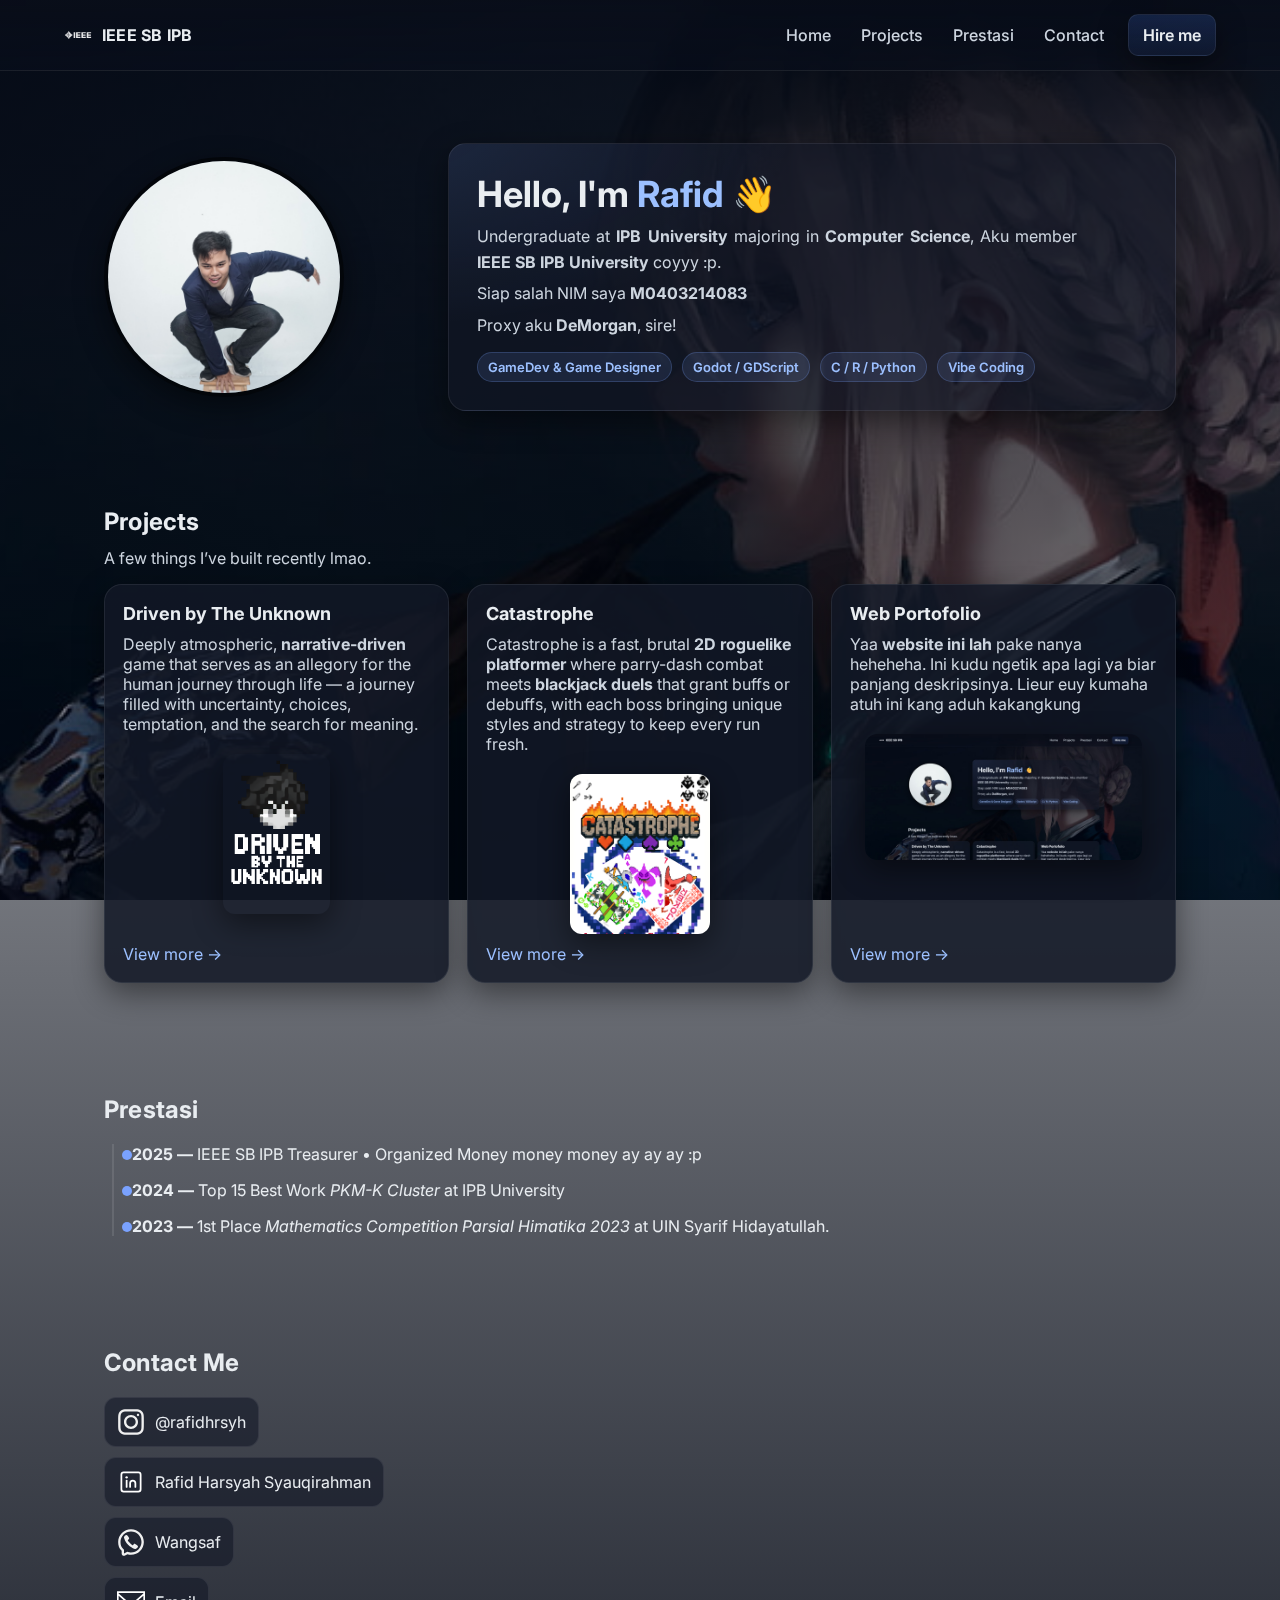
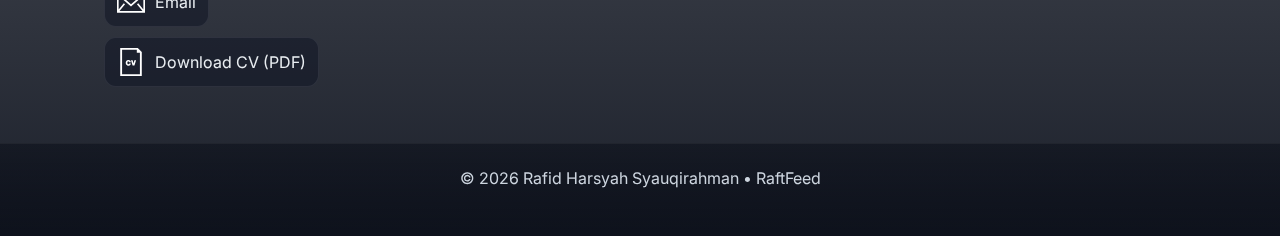
<file: index.html>
<!DOCTYPE html>
<html lang="en">
<head>
  <meta charset="UTF-8" />
  <meta name="viewport" content="width=device-width, initial-scale=1.0" />
  <title>Rafid — Portfolio</title>

  <!-- Font -->
  <link rel="preconnect" href="https://fonts.googleapis.com">
  <link rel="preconnect" href="https://fonts.gstatic.com" crossorigin>
  <link href="https://fonts.googleapis.com/css2?family=Inter:ital,opsz,wght@0,14..32,100..900;1,14..32,100..900&display=swap" rel="stylesheet">

  <style>
    :root {
      --container-x: clamp(16px, 5vw, 120px);
      --text: #e9edf1;
      --muted: #cdd5df;
      --accent: #7aa2ff; /* biru steam-ish */
      --accent-2: #9cc0ff;
      --surface: rgba(18, 24, 38, 0.6);
      --surface-strong: rgba(18, 24, 38, 0.85);
      --border: rgba(255,255,255,0.08);
      --shadow: 0 10px 30px rgba(0,0,0,.45);
      --radius: 18px;
    }

    /* Base */
    html { scroll-behavior: smooth }
    * { box-sizing: border-box }
    body {
      font-family: 'Inter', system-ui, -apple-system, Segoe UI, Roboto, Arial, sans-serif;
      margin: 0; color: var(--text);
      background:
        linear-gradient(180deg, rgba(3,8,20,.9) 0%, rgba(3,8,20,.5) 40%, rgba(3,8,20,.9) 100%),
        url('./assets/violet.jpg') center/cover fixed no-repeat;
    }
    a { color: var(--text); text-decoration: none }
    img { max-width: 100%; display: block }
    .container { width: min(1200px, 100%); margin-inline: auto; padding-inline: var(--container-x) }

    /* Topbar */
    .topbar-wrap { position: sticky; top: 0; z-index: 50; backdrop-filter: saturate(140%) blur(8px) }
    .topbar {
      display: flex; align-items: center; justify-content: space-between;
      padding: 14px var(--container-x);
      background: linear-gradient(180deg, rgba(10,14,24,.75), rgba(10,14,24,.55));
      border-bottom: 1px solid var(--border);
    }
    .brand {
      display: inline-flex; align-items: center; gap: 10px; font-weight: 700; letter-spacing: .2px
    }
    .brand img { width: 28px; height: 28px; filter: invert(); opacity: .9 }

    nav { display: flex; align-items: center; gap: 18px; }
    .nav-link { position: relative; padding: 8px 6px; color: var(--muted); font-weight: 500 }
    .nav-link:hover, .nav-link:focus-visible { color: var(--text) }
    .nav-link::after { content: ""; position: absolute; left: 0; bottom: 0; width: 0; height: 2px; background: var(--accent); transition: width .25s ease }
    .nav-link:hover::after, .nav-link:focus-visible::after { width: 100% }
    .btn-primary { padding: 10px 14px; border-radius: 10px; border: 1px solid var(--border); background: linear-gradient(180deg, rgba(49,84,165,.3), rgba(49,84,165,.15)); box-shadow: var(--shadow); font-weight: 600 }
    .btn-primary:hover { outline: 1px solid rgba(122,162,255,.35) }

    /* Hero/Profile */
    #profile { padding: 72px var(--container-x) 40px; }
    .hero {
      display: grid; grid-template-columns: 280px 1fr; gap: clamp(28px, 5vw, 72px);
      align-items: center;
    }
    .avatar {
      width: 240px; height: 240px; border-radius: 50%; object-fit: cover;
      border: 4px solid rgba(0,0,0,.6); box-shadow: var(--shadow);
    }
    .card {
      background: radial-gradient(1200px 600px at -10% -10%, rgba(122,162,255,.15), transparent 35%) , var(--surface);
      border: 1px solid var(--border); border-radius: var(--radius);
      padding: clamp(18px, 3vw, 28px);
      box-shadow: var(--shadow);
    }
    .headline { margin: 0 0 8px; font-size: clamp(24px, 2.4vw + 10px, 36px) }
    .headline a { color: var(--accent-2) }
    .desc { margin: 6px 0; color: var(--muted); line-height: 1.6; max-width: 60ch; text-align: justify }

    /* Badges/quick facts */
    .badges { display: flex; flex-wrap: wrap; gap: 10px; margin-top: 14px }
    .badge { padding: 6px 10px; border-radius: 999px; background: rgba(122,162,255,.12); border: 1px solid rgba(122,162,255,.22); color: var(--accent-2); font-size: 13px; font-weight: 600 }

    /* Sections */
    section { padding: 56px 0 }
    .section-title { font-size: 24px; margin: 0 0 20px; letter-spacing:.2px }
    .muted { color: var(--muted) }

    /* Projects */
    .projects-grid { display: grid; gap: 18px; grid-template-columns: repeat(12, 1fr) }
    .project-card {
      grid-column: span 4; min-height: 160px; padding: 18px; border-radius: var(--radius);
      background: var(--surface-strong); border: 1px solid var(--border); box-shadow: var(--shadow);
      display:flex; flex-direction:column; gap:10px; justify-content: flex-start;
    }
    .project-img {
      display: block;
      margin: 0 auto; 
      max-width: 90%; 
      height: auto;
      border-radius: 8px;
    }
    .project-card h3 { margin: 0; font-size: 18px }
    .project-card p { margin: 0; color: var(--muted) }
    .project-card a.more { margin-top: auto; align-self: start; color: var(--accent-2) }
    .project-card img { border-radius: 12px; margin-top: 10px; max-height: 160px; box-shadow: var(--shadow) }

    /* Prestasi */
    .timeline { border-left: 2px solid rgba(255,255,255,.1); margin-left: 8px; padding-left: 18px; display: grid; gap: 16px }
    .timeline-item { position: relative }
    .timeline-item::before { content: ""; position: absolute; left: -10px; top: 6px; width: 10px; height: 10px; border-radius: 50%; background: var(--accent) }

    /* Contact */
    .contact-list { list-style: none; padding: 0; margin: 0; display: grid; gap: 10px }
    .contact-list a { display: inline-flex; align-items: center; gap: 10px; padding: 10px 12px; border-radius: 12px; border: 1px solid var(--border); background: var(--surface); }
    .contact-list a:hover { outline: 1px solid rgba(122,162,255,.3) }
    .contact-list img { width: 28px; height: 28px; filter: invert() }

    /* Footer */
    footer { padding: 24px var(--container-x) 48px; color: var(--muted); text-align: center; border-top: 1px solid var(--border); background: linear-gradient(180deg, rgba(10,14,24,.55), rgba(10,14,24,.8)) }

    /* Responsive */
    @media (max-width: 920px) {
      .hero { grid-template-columns: 1fr; justify-items: center; }
      .avatar { width: 200px; height: 200px }
      .projects-grid { grid-template-columns: repeat(6, 1fr) }
      .project-card { grid-column: span 6 }
    }
    @media (max-width: 600px) {
      nav { gap: 10px; flex-wrap: wrap }
      .projects-grid { grid-template-columns: repeat(2, 1fr) }
      .project-card { grid-column: span 2 }
      .contact-list a { padding: 10px }
    }

    /* A11y focus */
    :focus-visible { outline: 2px dashed var(--accent); outline-offset: 2px }

    /* Respect reduced motion */
    @media (prefers-reduced-motion: reduce) { html { scroll-behavior: auto } .nav-link::after { transition: none } }
  </style>
</head>
<body>
  <!-- Topbar / Navbar -->
  <div class="topbar-wrap" role="navigation" aria-label="Main">
    <div class="topbar">
      <a class="brand" href="https://www.instagram.com/ieeesbipb/" target="_blank" rel="noopener">
        <img src="./assets/logo%20ieee.svg" alt="IEEE Logo" aria-hidden="true" />
        <span>IEEE SB IPB</span>
      </a>
      <nav>
        <a class="nav-link" href="">Home</a>
        <a class="nav-link" href="#projects">Projects</a>
        <a class="nav-link" href="#prestasi">Prestasi</a>
        <a class="nav-link" href="#contact">Contact</a>
        <a class="btn-primary" href="#contact">Hire me</a>
      </nav>
    </div>
  </div>

  <!-- Hero / Profile -->
  <section id="profile" class="container" aria-labelledby="profile-heading">
    <div class="hero">
      <img class="avatar" src="./assets/foto.jpg" alt="Foto profil Rafid" />
      <div class="card">
        <h1 id="profile-heading" class="headline">Hello, I'm <a href="https://www.youtube.com/watch?v=dQw4w9WgXcQ&list=RDdQw4w9WgXcQ&start_radio=1" target="_blank" rel="noopener">Rafid</a> 👋</h1>
        <p class="desc">Undergraduate at <strong>IPB University</strong> majoring in <strong>Computer Science</strong>, Aku member <strong>IEEE SB IPB University</strong> coyyy :p.</p>
        <p class="desc">Siap salah NIM saya <strong>M0403214083</strong></p>
        <p class="desc"> Proxy aku <strong>DeMorgan</strong>, sire!</p>
        <div class="badges" aria-label="Highlights">
          <span class="badge">GameDev &amp; Game Designer</span>
          <span class="badge">Godot / GDScript</span>
          <span class="badge">C / R / Python</span>
          <span class="badge">Vibe Coding</span>
        </div>
      </div>
    </div>
  </section>

  <!-- Projects -->
  <section id="projects" class="container" aria-labelledby="projects-heading">
    <h2 class="section-title" id="projects-heading">Projects</h2>
    <p class="muted" style="margin-top:-8px">A few things I’ve built recently lmao.</p>
    <div class="projects-grid" role="list">
      <article class="project-card" role="listitem">
        <h3>Driven by The Unknown</h3>
        <p>Deeply atmospheric, <strong>narrative-driven</strong> game that serves as an allegory for the human journey through life — a journey filled with uncertainty, choices, temptation, and the search for meaning.</p>
        <img class="project-img" src="./assets/Driven_Logo.png" alt="Screenshot of Driven by The Unknown game"/>
        <a class="more" href="https://vipipar.itch.io/driven-by-the-unknown" aria-label="Open project details">View more →</a>
      </article>
      <article class="project-card" role="listitem">
        <h3>Catastrophe</h3>
        <p>Catastrophe is a fast, brutal <strong>2D roguelike platformer</strong> where parry-dash combat meets <strong>blackjack duels</strong> that grant buffs or debuffs, with each boss bringing unique styles and strategy to keep every run fresh.</p>
        <img class="project-img" src="./assets/Catastrophe_Logo.png" alt="Screenshot of Catastrophe game"/>
        <a class="more" href="https://www.youtube.com/watch?v=V6elt1Y1G4c" aria-label="Open project details">View more →</a>
      </article>
      <article class="project-card" role="listitem">
        <h3>Web Portofolio</h3>
        <p>Yaa <strong>website ini lah</strong> pake nanya heheheha. Ini kudu ngetik apa lagi ya biar panjang deskripsinya. Lieur euy kumaha atuh ini kang aduh kakangkung</p>
        <img class="project-img" src="./assets/web porto.jpg" alt="Screenshot of Catastrophe game"/>
        <a class="more" href="#" aria-label="Open project details">View more →</a>
      </article>
    </div>
  </section>

  <!-- Prestasi / Achievements -->
  <section id="prestasi" class="container" aria-labelledby="achievements-heading">
    <h2 class="section-title" id="achievements-heading">Prestasi</h2>
    <div class="timeline" role="list">
      <div class="timeline-item" role="listitem">
        <strong>2025 —</strong> IEEE SB IPB Treasurer • Organized Money money money ay ay ay :p
      </div>
      <div class="timeline-item" role="listitem">
        <strong>2024 —</strong> Top 15 Best Work <em>PKM-K Cluster</em> at IPB University
      </div>
      <div class="timeline-item" role="listitem">
        <strong>2023 —</strong> 1st Place <em>Mathematics Competition Parsial Himatika 2023</em> at UIN Syarif Hidayatullah.
      </div>
    </div>
  </section>

  <!-- Contact -->
  <section id="contact" class="container" aria-labelledby="contact-heading">
    <h2 class="section-title" id="contact-heading">Contact Me</h2>
    <ul class="contact-list">
      <li>
        <a href="https://www.instagram.com/rafidhrsyh/" target="_blank" rel="noopener" aria-label="Instagram @raftfeed">
          <img src="./assets/logo%20instagram.svg" alt="Instagram" />
          <span>@rafidhrsyh</span>
        </a>
      </li>
      <li>
        <a href="https://www.linkedin.com/in/rafid-harsyah-syauqirahman-300903323/" target="_blank" rel="noopener" aria-label="LinkedIn profile of Rafid Harsyah Syauqirahman">
          <img src="./assets/logo%20linkedin.svg" alt="LinkedIn" />
          <span>Rafid Harsyah Syauqirahman</span>
        </a>
      </li>
      <li>
        <a href="http://wa.me/6285236467838" target="_blank" rel="noopener" aria-label="WhatsApp Rafid">
          <img src="./assets/logo%20wangsaf.svg" alt="WhatsApp" />
          <span>Wangsaf</span>
        </a>
      </li>
      <li>
        <a href="mailto:rafidharsyahh@gmail.com?subject=Hi%20Rafid%20—%20from%20your%20portfolio" aria-label="Send email to Rafid">
          <img src="./assets/logo%20email.svg" alt="Email" />
          <span>Email</span>
        </a>
      </li>
      <li>
        <a href="https://drive.google.com/file/d/1kaTbHWKoDyE-awMlh0D4OP51Ly8mYbQk/view?usp=sharing" aria-label="Download CV">
          <img src="./assets/logo%20cv.svg" alt="Download" />
          <span>Download CV (PDF)</span>
        </a>
      </li>
    </ul>
  </section>

  <footer>
    <div class="container">
      © <span id="year"></span> Rafid Harsyah Syauqirahman • RaftFeed
    </div>
  </footer>

  <script>
    // Update year
    document.getElementById('year').textContent = new Date().getFullYear();
  </script>
</body>
</html>
</file>
